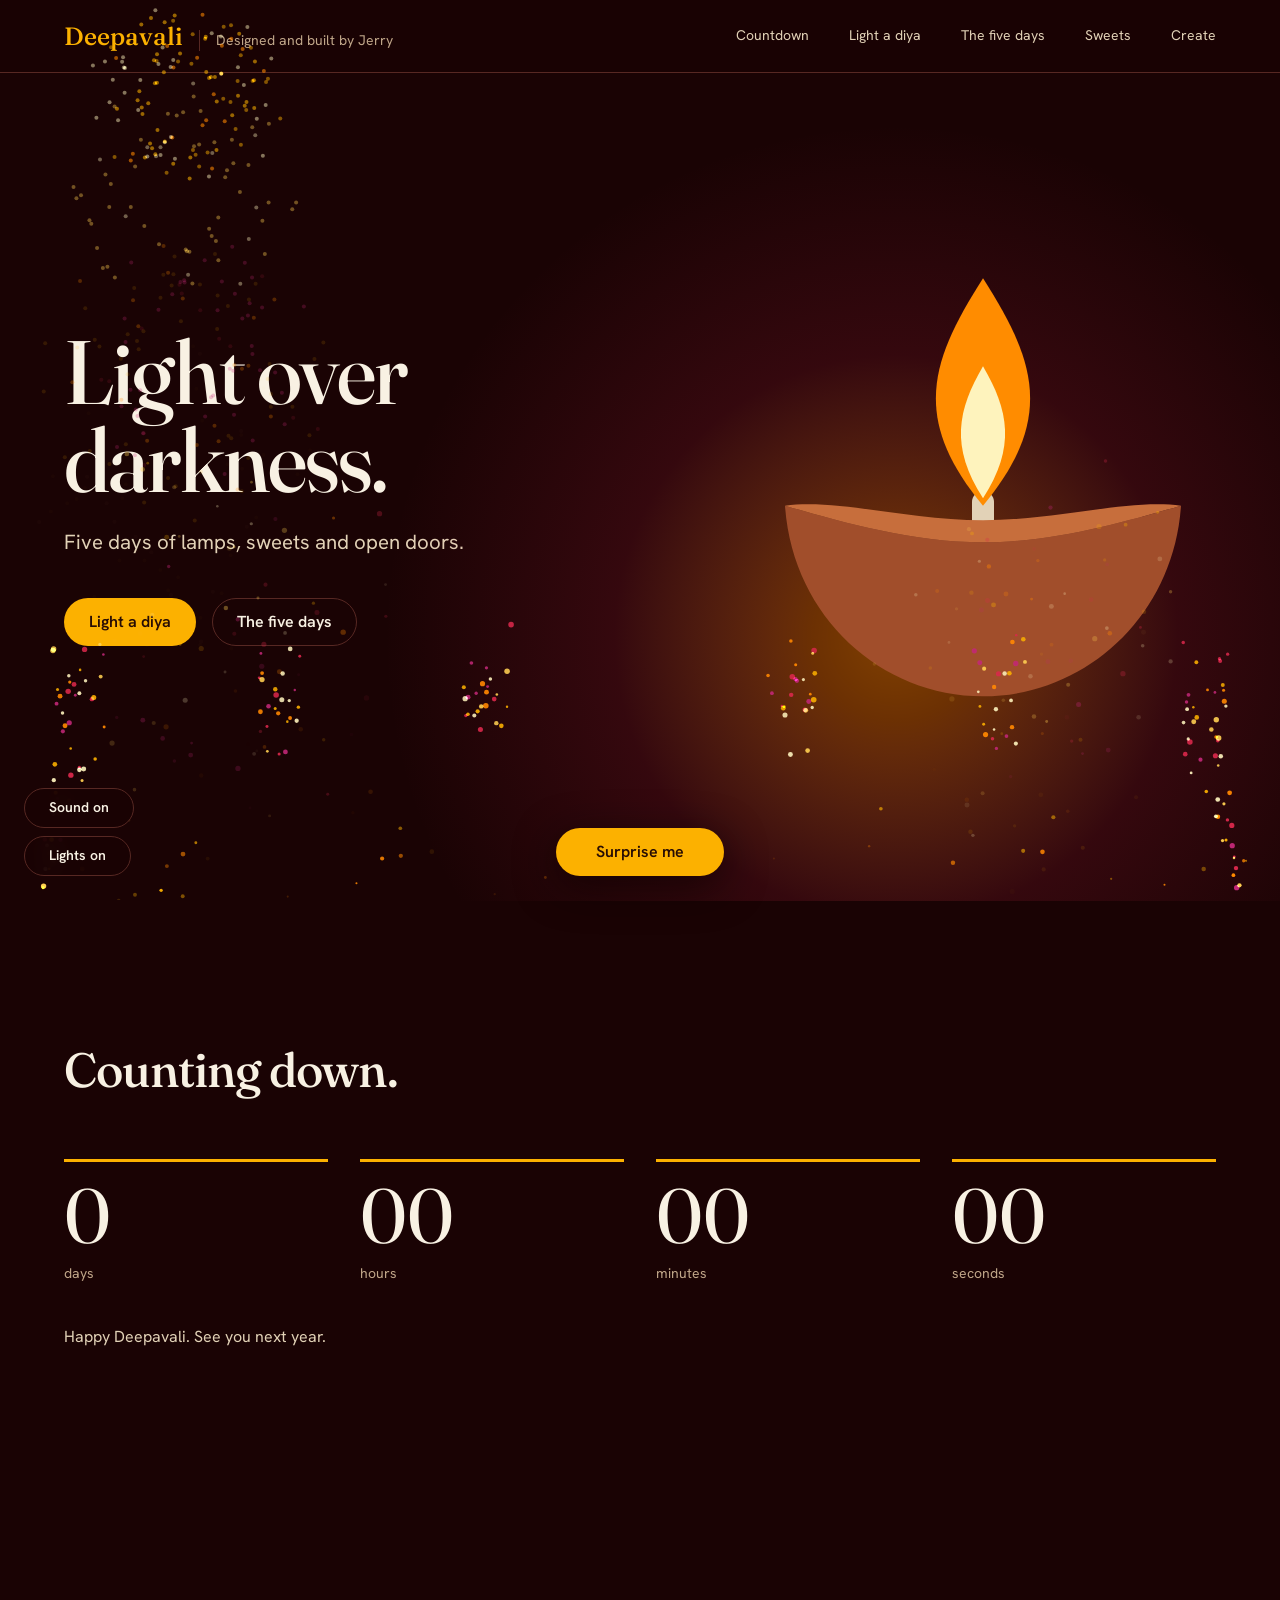
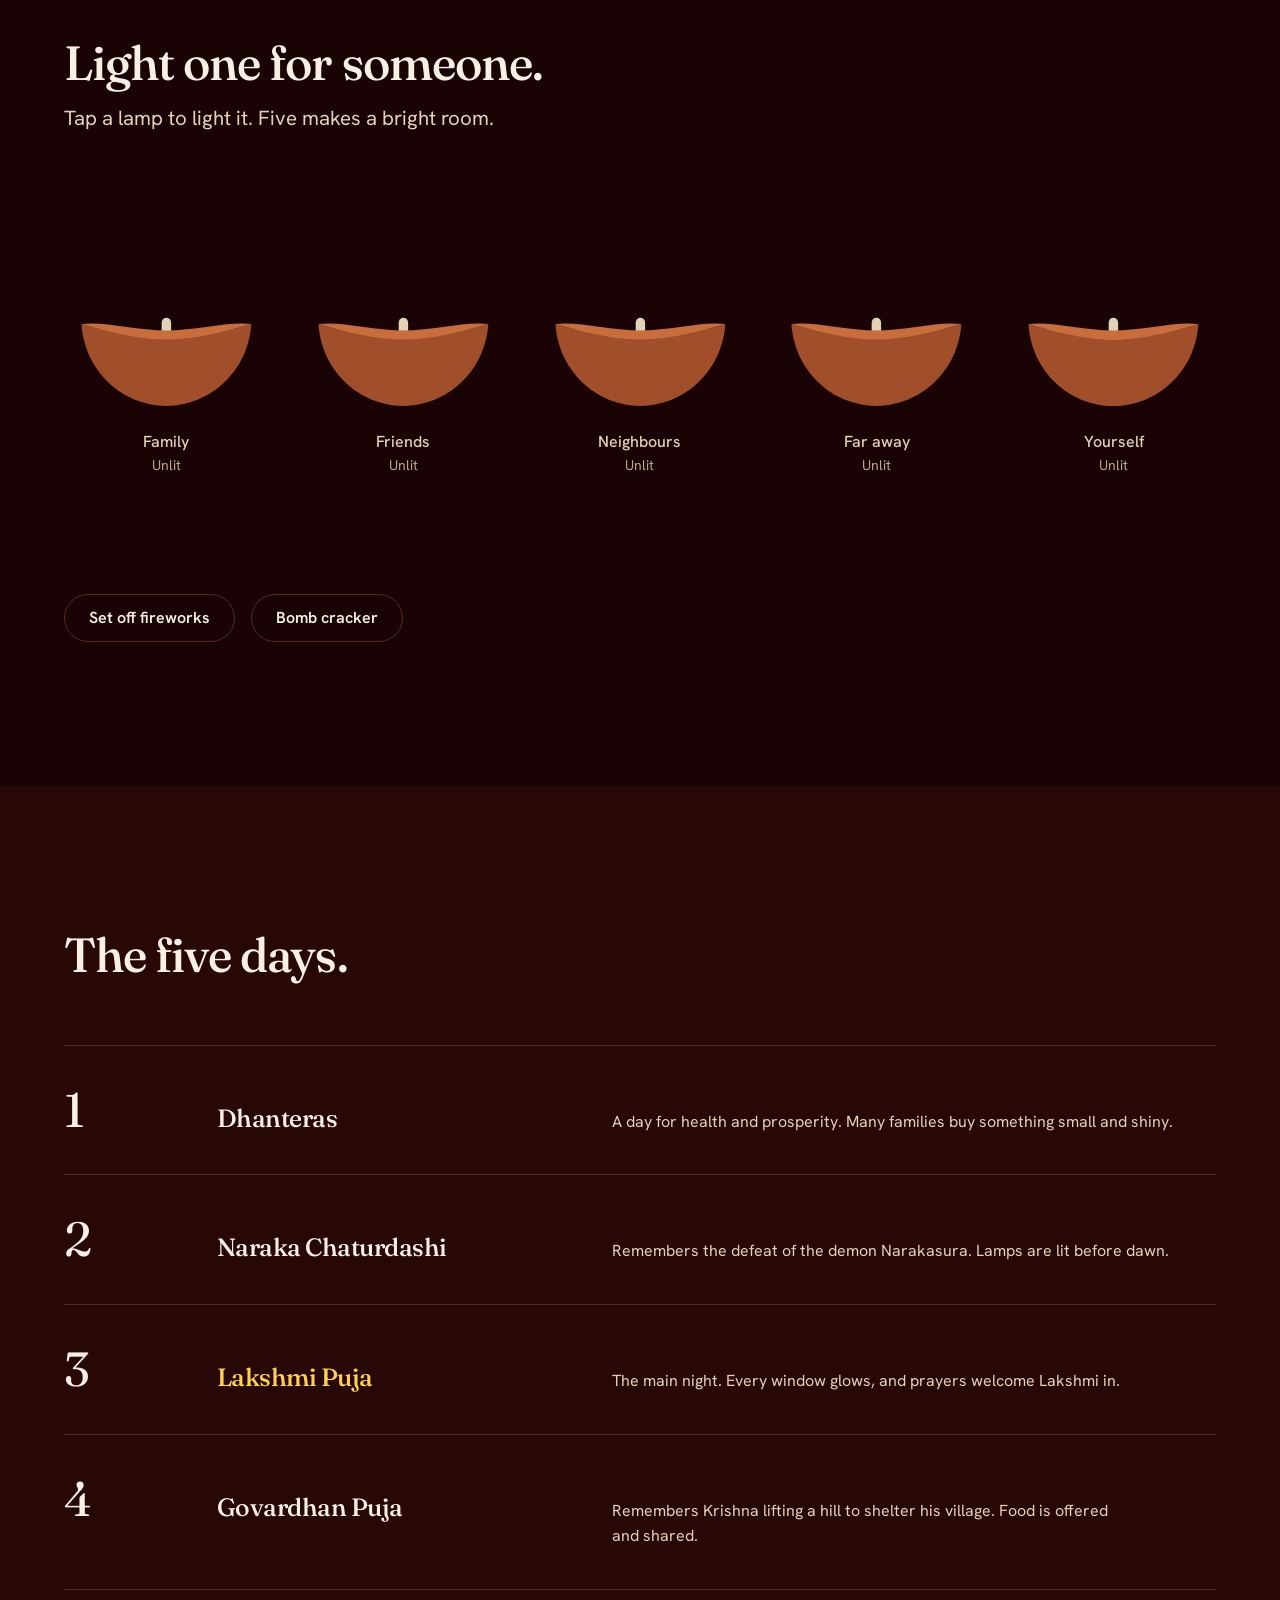
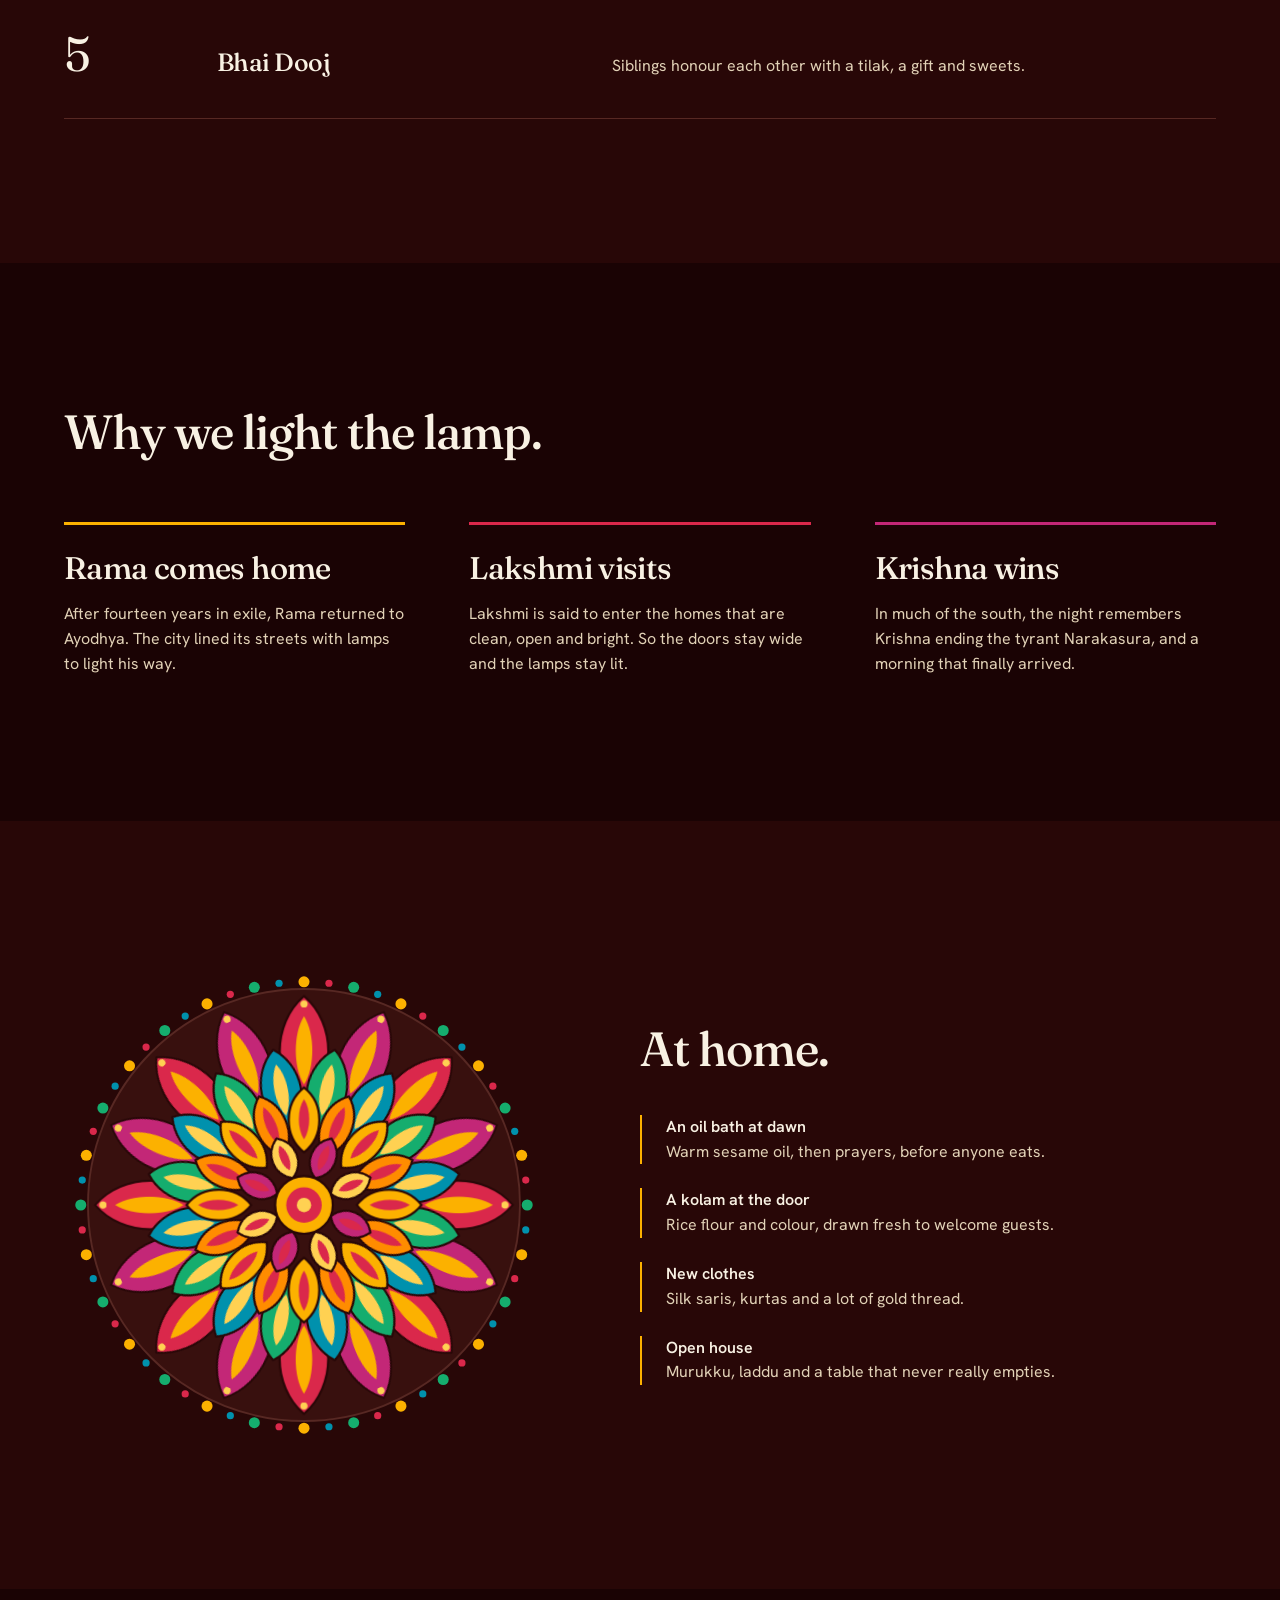
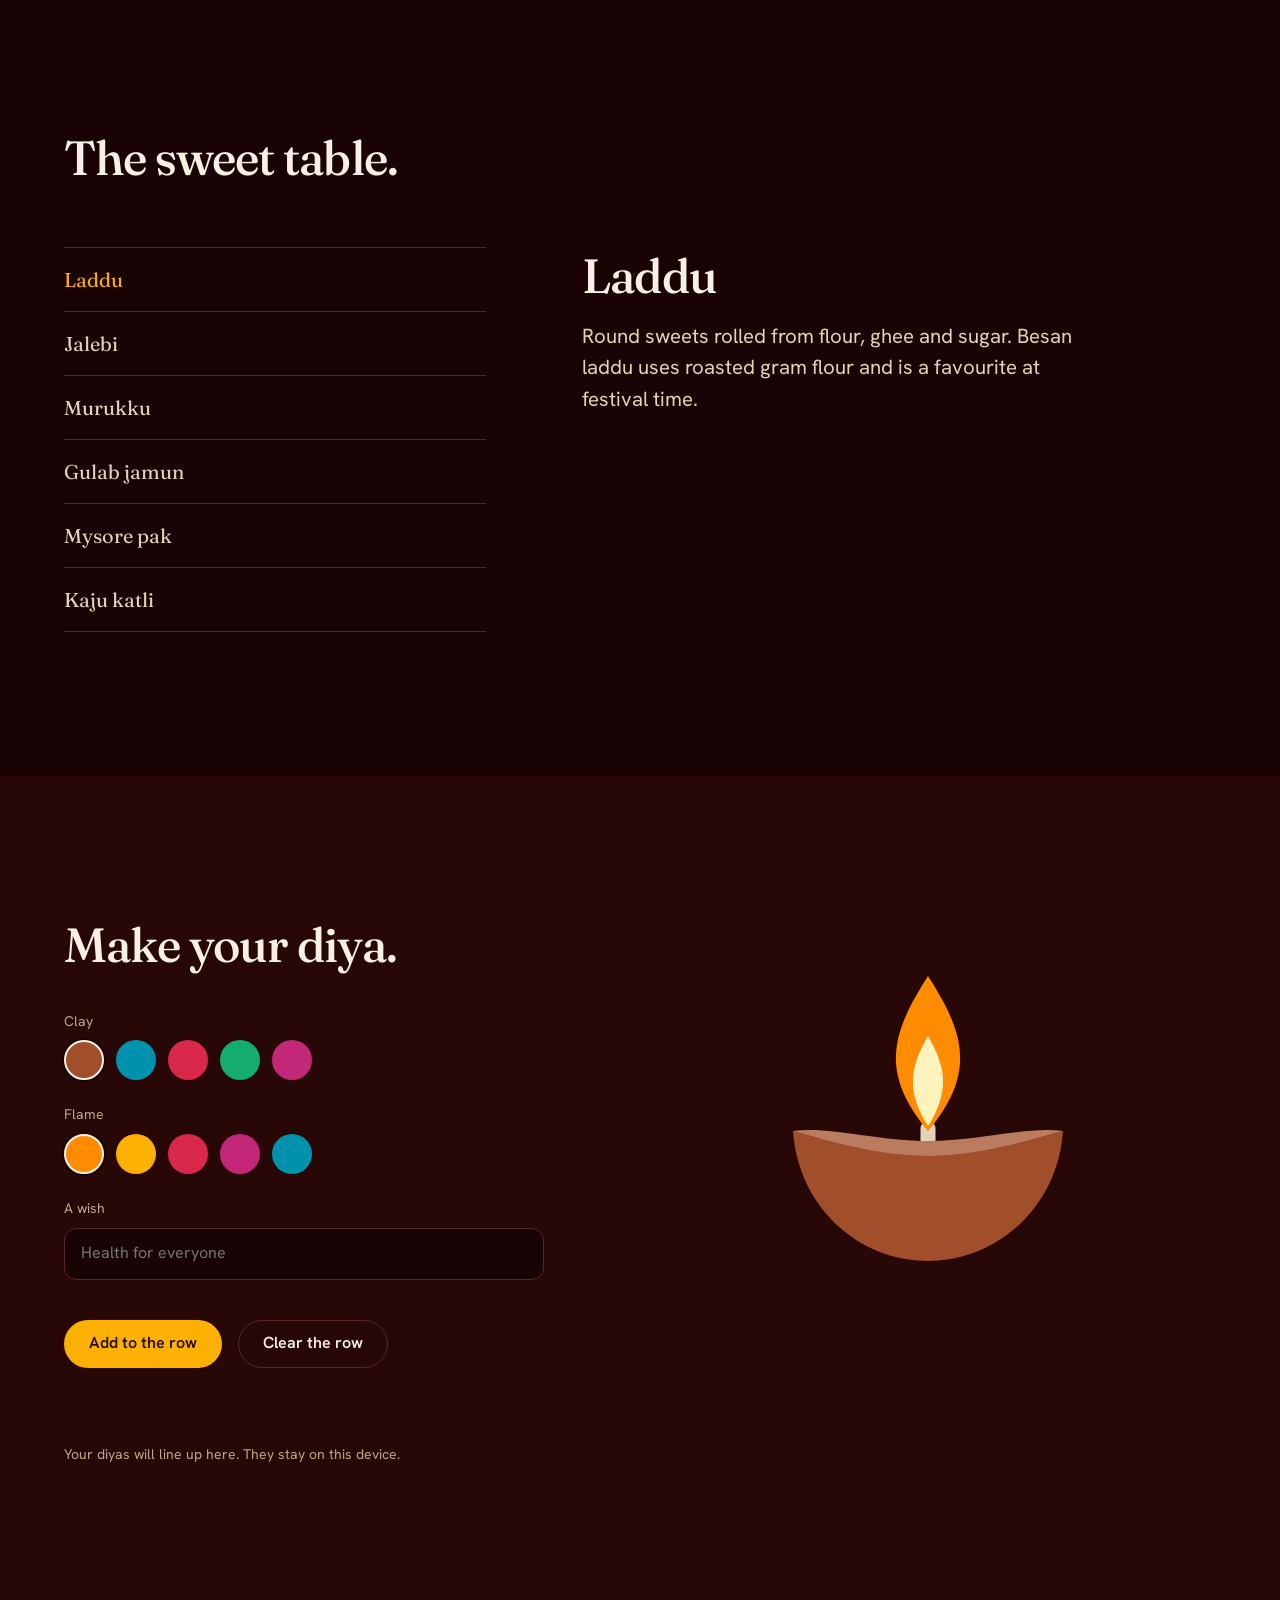
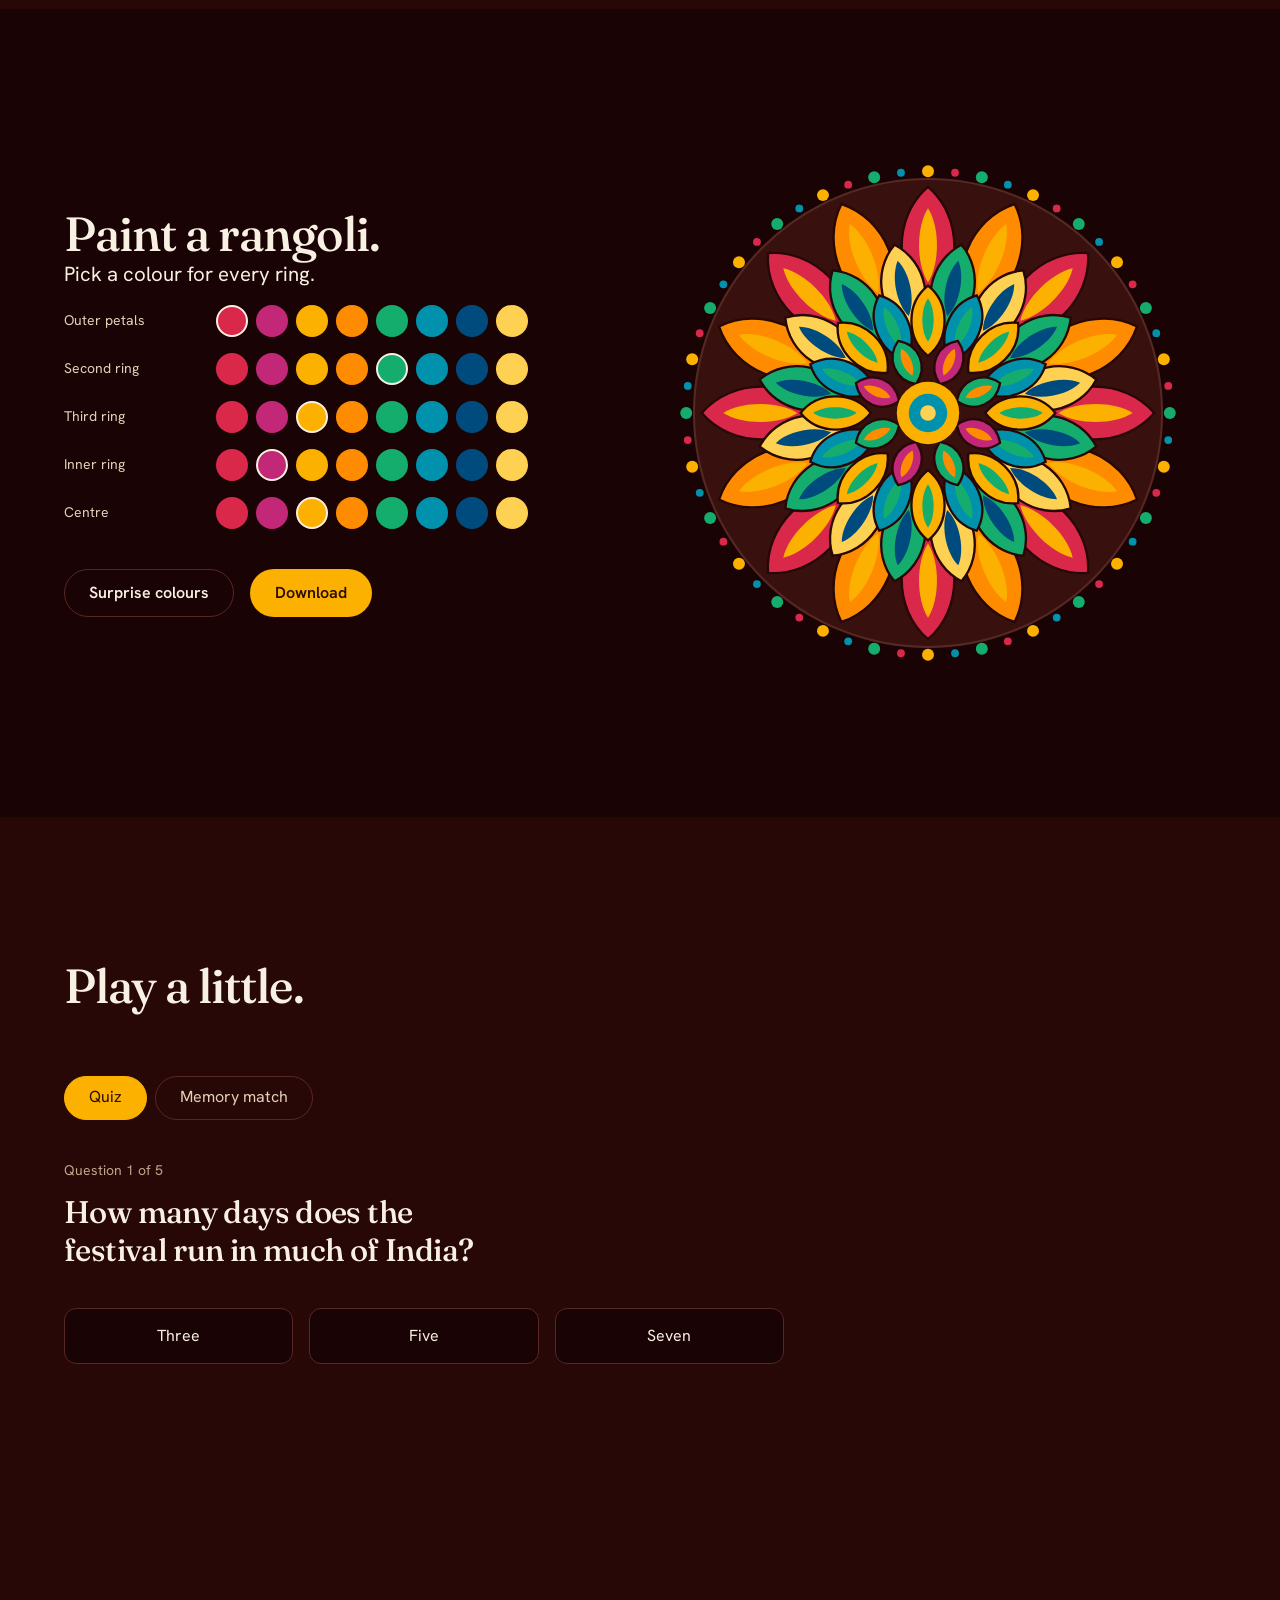
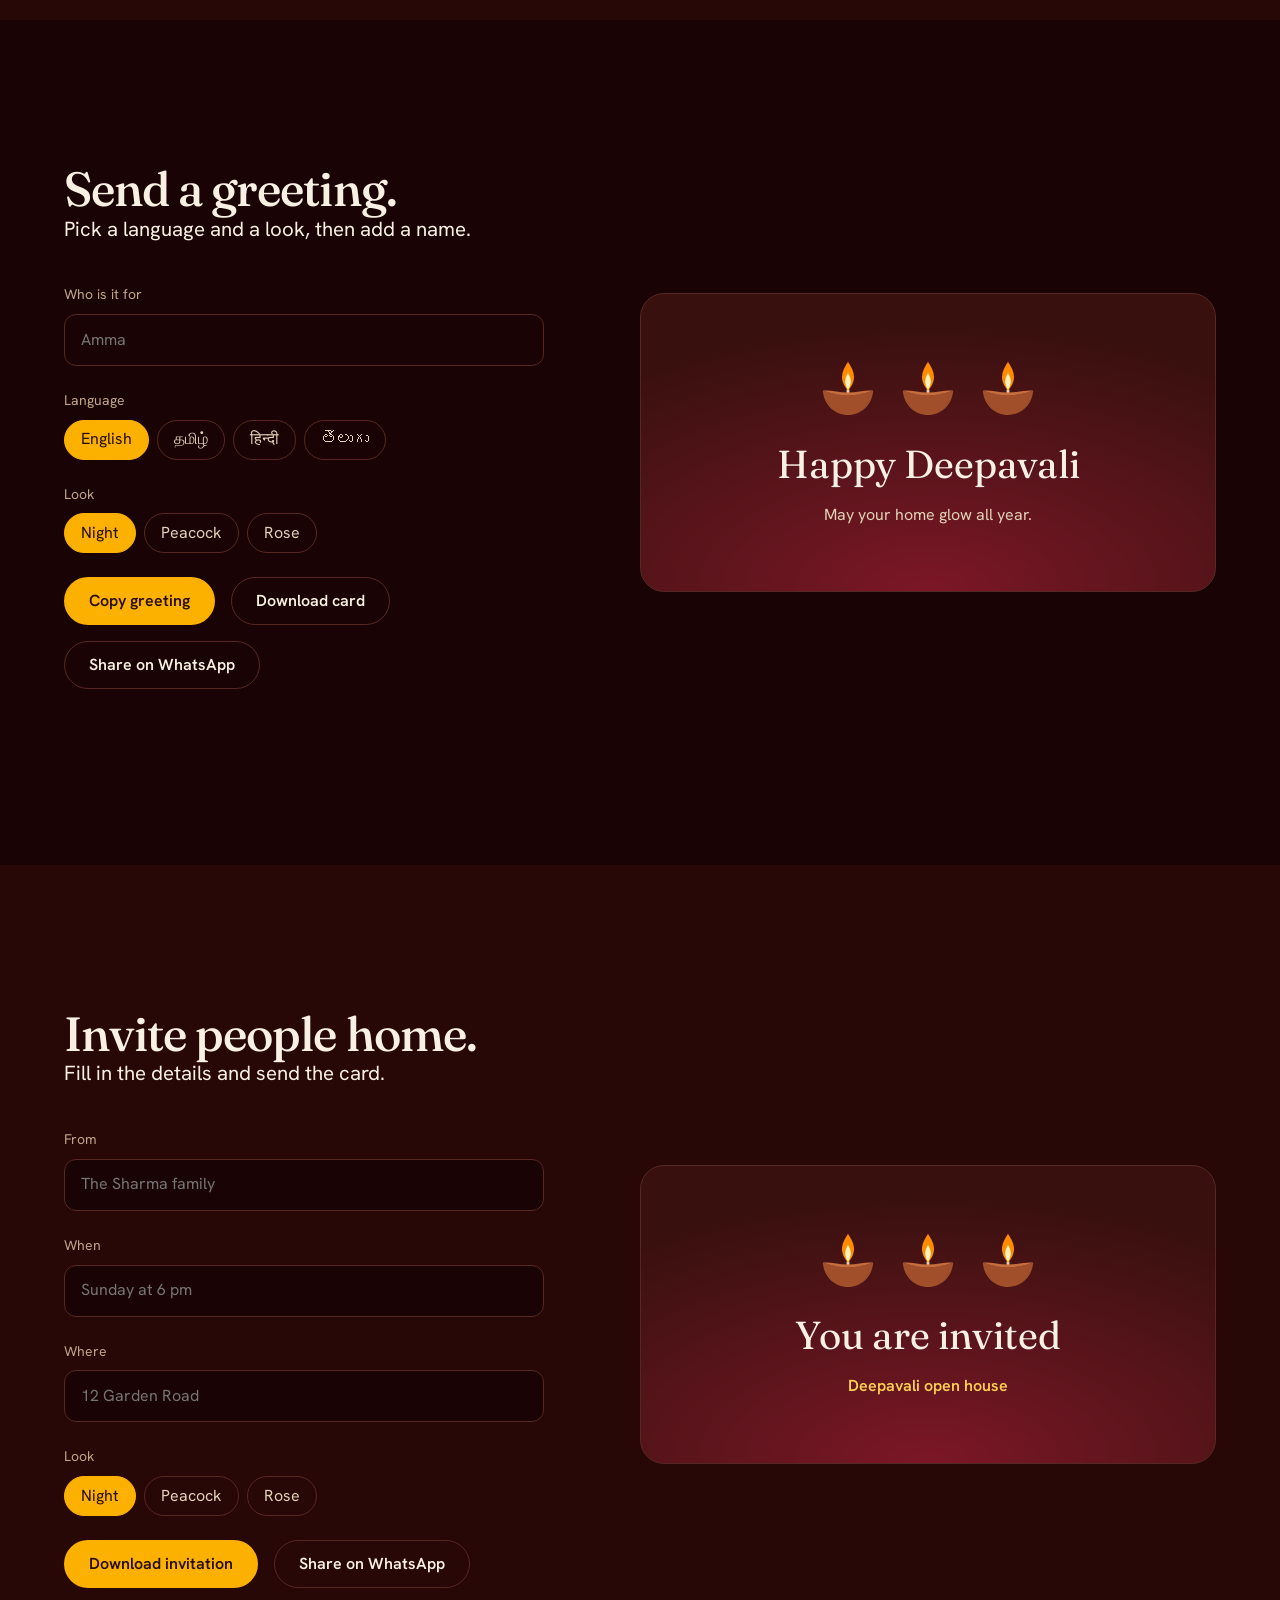
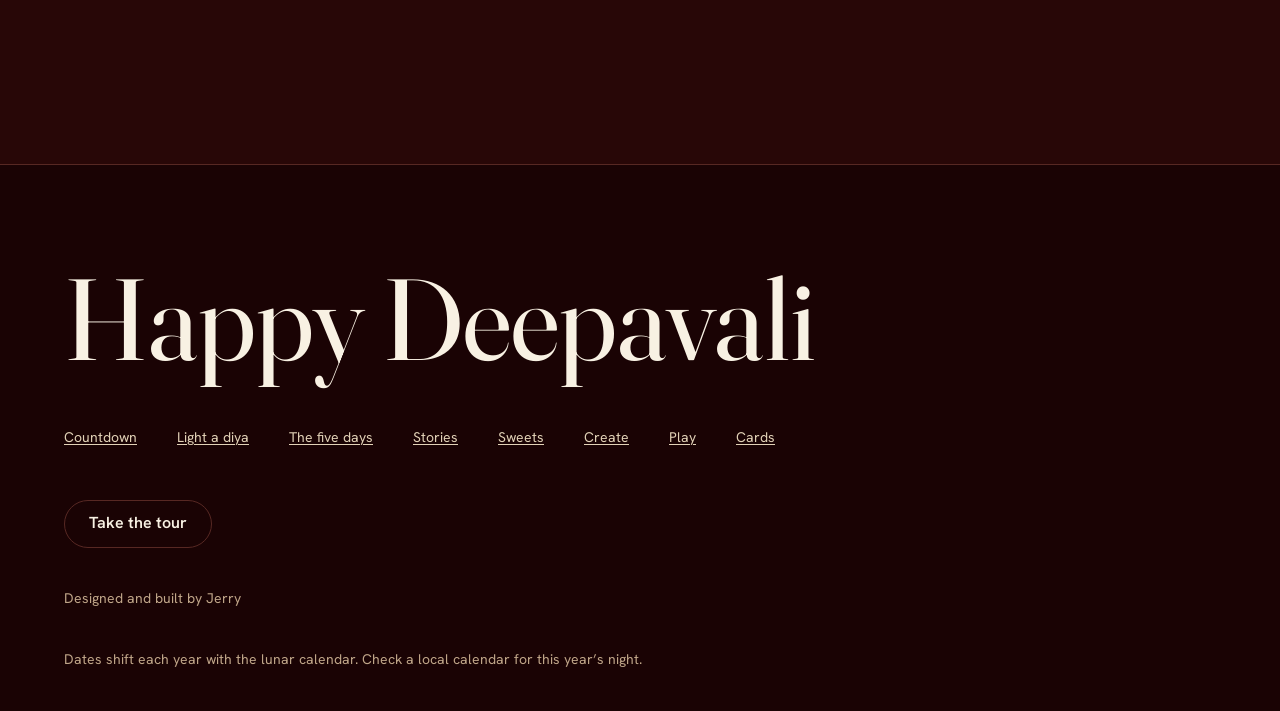
<file: index.html>
<!doctype html>
<html lang="en">
<head>
<meta charset="utf-8">
<meta name="viewport" content="width=device-width, initial-scale=1">
<title>Deepavali, the festival of lights</title>
<meta name="description" content="Light a diya, learn the five days, and send a Deepavali greeting.">
<link rel="preconnect" href="https://fonts.googleapis.com">
<link rel="preconnect" href="https://fonts.gstatic.com" crossorigin>
<link rel="stylesheet" href="https://fonts.googleapis.com/css2?family=Fraunces:opsz,wght@9..144,500&family=Hanken+Grotesk:wght@400;500;600&family=Noto+Sans+Tamil:wght@500&family=Noto+Sans+Devanagari:wght@500&family=Noto+Sans+Telugu:wght@500&display=swap">
<link rel="manifest" href="manifest.webmanifest">
<link rel="icon" href="icon.svg" type="image/svg+xml">
<link rel="stylesheet" href="style.css">
</head>
<body>
<script src="flag.js"></script>

<svg class="sprite" width="0" height="0" aria-hidden="true" focusable="false">
  <defs>
    <symbol id="diya-body" viewBox="0 0 120 130">
      <path class="oil" d="M16 72 C36 80 84 80 104 72 C100 78 84 84 60 84 C36 84 20 78 16 72Z"/>
      <rect class="wick" x="57" y="66" width="6" height="12" rx="3"/>
      <path class="bowl" d="M6 70 C20 74 40 80 60 80 C80 80 100 74 114 70 C112 100 88 122 60 122 C32 122 8 100 6 70Z"/>
      <path class="rim" d="M6 70 C20 74 40 80 60 80 C80 80 100 74 114 70 C100 68 80 74 60 74 C40 74 20 68 6 70Z"/>
    </symbol>
  </defs>
</svg>

<canvas id="fx" aria-hidden="true"></canvas>

<header class="nav">
  <div class="container">
    <div class="brand">
      <a class="wordmark" href="#top">Deepavali</a>
      <span class="byline">Designed and built by Jerry</span>
    </div>
    <nav aria-label="Main">
      <ul>
        <li><a href="#countdown">Countdown</a></li>
        <li><a href="#diyas">Light a diya</a></li>
        <li><a href="#days">The five days</a></li>
        <li><a href="#sweets">Sweets</a></li>
        <li><a href="#create">Create</a></li>
        <li><a href="#play">Play</a></li>
        <li><a href="#greeting">Cards</a></li>
      </ul>
    </nav>
  </div>
</header>

<button class="btn btn-primary surprise" type="button" id="surprise" aria-pressed="false" hidden>Surprise me</button>

<div class="dock" role="group" aria-label="Sound and lights">
  <button class="btn btn-quiet" type="button" id="sound" aria-pressed="true" hidden>Sound on</button>
  <button class="btn btn-quiet" type="button" id="lights" aria-pressed="false">Lights on</button>
</div>

<main id="top">

  <section class="hero">
    <div class="hero-glow" aria-hidden="true"></div>
    <div class="container">
      <div>
        <h1>Light over darkness.</h1>
        <p class="lead">Five days of lamps, sweets and open doors.</p>
        <div class="actions">
          <a class="btn btn-primary" href="#diyas">Light a diya</a>
          <a class="btn btn-quiet" href="#days">The five days</a>
        </div>
      </div>
      <div class="hero-diya is-lit" aria-hidden="true">
        <svg class="diya" viewBox="0 0 120 130"><use href="#diya-body"/><g class="flame"><path class="flame-out" d="M60 8 C74 30 80 46 60 70 C40 46 46 30 60 8Z"/><path class="flame-in" d="M60 32 C67 44 69 54 60 68 C51 54 53 44 60 32Z"/></g></svg>
      </div>
    </div>
  </section>

  <section class="band count" id="countdown">
    <div class="container">
      <div class="section-head"><h2>Counting down.</h2></div>
      <div class="count-grid">
        <div class="clock" role="timer">
          <div><span class="num" id="cd-d">0</span><span class="u">days</span></div>
          <div><span class="num" id="cd-h">00</span><span class="u">hours</span></div>
          <div><span class="num" id="cd-m">00</span><span class="u">minutes</span></div>
          <div><span class="num" id="cd-s">00</span><span class="u">seconds</span></div>
        </div>
        <p class="hint cd-note" id="cd-msg"></p>
      </div>
    </div>
  </section>

  <section class="band lighting" id="diyas">
    <div class="glow" id="glow" aria-hidden="true"></div>
    <div class="container">
      <div class="section-head">
        <h2>Light one for someone.</h2>
        <p class="lead">Tap a lamp to light it. Five makes a bright room.</p>
      </div>
      <ul class="row">
        <li><button type="button" aria-pressed="false"><svg class="diya" viewBox="0 0 120 130" aria-hidden="true"><use href="#diya-body"/><g class="flame"><path class="flame-out" d="M60 8 C74 30 80 46 60 70 C40 46 46 30 60 8Z"/><path class="flame-in" d="M60 32 C67 44 69 54 60 68 C51 54 53 44 60 32Z"/></g></svg><span class="label">Family</span><span class="state">Unlit</span></button></li>
        <li><button type="button" aria-pressed="false"><svg class="diya" viewBox="0 0 120 130" aria-hidden="true"><use href="#diya-body"/><g class="flame"><path class="flame-out" d="M60 8 C74 30 80 46 60 70 C40 46 46 30 60 8Z"/><path class="flame-in" d="M60 32 C67 44 69 54 60 68 C51 54 53 44 60 32Z"/></g></svg><span class="label">Friends</span><span class="state">Unlit</span></button></li>
        <li><button type="button" aria-pressed="false"><svg class="diya" viewBox="0 0 120 130" aria-hidden="true"><use href="#diya-body"/><g class="flame"><path class="flame-out" d="M60 8 C74 30 80 46 60 70 C40 46 46 30 60 8Z"/><path class="flame-in" d="M60 32 C67 44 69 54 60 68 C51 54 53 44 60 32Z"/></g></svg><span class="label">Neighbours</span><span class="state">Unlit</span></button></li>
        <li><button type="button" aria-pressed="false"><svg class="diya" viewBox="0 0 120 130" aria-hidden="true"><use href="#diya-body"/><g class="flame"><path class="flame-out" d="M60 8 C74 30 80 46 60 70 C40 46 46 30 60 8Z"/><path class="flame-in" d="M60 32 C67 44 69 54 60 68 C51 54 53 44 60 32Z"/></g></svg><span class="label">Far away</span><span class="state">Unlit</span></button></li>
        <li><button type="button" aria-pressed="false"><svg class="diya" viewBox="0 0 120 130" aria-hidden="true"><use href="#diya-body"/><g class="flame"><path class="flame-out" d="M60 8 C74 30 80 46 60 70 C40 46 46 30 60 8Z"/><path class="flame-in" d="M60 32 C67 44 69 54 60 68 C51 54 53 44 60 32Z"/></g></svg><span class="label">Yourself</span><span class="state">Unlit</span></button></li>
      </ul>
      <p class="status" id="status" role="status" aria-live="polite"></p>
      <div class="actions"><button class="btn btn-quiet" type="button" id="boom">Set off fireworks</button>
        <button class="btn btn-quiet" type="button" id="bomb">Bomb cracker</button></div>
    </div>
  </section>

  <section class="band band-alt" id="days">
    <div class="container">
      <div class="section-head">
        <h2>The five days.</h2>
      </div>
      <ol class="days">
        <li><span class="n">1</span><h3>Dhanteras</h3><p>A day for health and prosperity. Many families buy something small and shiny.</p></li>
        <li><span class="n">2</span><h3>Naraka Chaturdashi</h3><p>Remembers the defeat of the demon Narakasura. Lamps are lit before dawn.</p></li>
        <li class="peak"><span class="n">3</span><h3>Lakshmi Puja</h3><p>The main night. Every window glows, and prayers welcome Lakshmi in.</p></li>
        <li><span class="n">4</span><h3>Govardhan Puja</h3><p>Remembers Krishna lifting a hill to shelter his village. Food is offered and shared.</p></li>
        <li><span class="n">5</span><h3>Bhai Dooj</h3><p>Siblings honour each other with a tilak, a gift and sweets.</p></li>
      </ol>
    </div>
  </section>

  <section class="band" id="stories">
    <div class="container">
      <div class="section-head">
        <h2>Why we light the lamp.</h2>
      </div>
      <div class="stories">
        <article>
          <h3>Rama comes home</h3>
          <p>After fourteen years in exile, Rama returned to Ayodhya. The city lined its streets with lamps to light his way.</p>
        </article>
        <article>
          <h3>Lakshmi visits</h3>
          <p>Lakshmi is said to enter the homes that are clean, open and bright. So the doors stay wide and the lamps stay lit.</p>
        </article>
        <article>
          <h3>Krishna wins</h3>
          <p>In much of the south, the night remembers Krishna ending the tyrant Narakasura, and a morning that finally arrived.</p>
        </article>
      </div>
    </div>
  </section>

  <section class="band band-alt home" id="home">
    <div class="container">
      <svg class="kolam" id="kolam" viewBox="-100 -100 200 200" aria-hidden="true"></svg>
      <div>
        <h2>At home.</h2>
        <ul>
          <li><strong>An oil bath at dawn</strong>Warm sesame oil, then prayers, before anyone eats.</li>
          <li><strong>A kolam at the door</strong>Rice flour and colour, drawn fresh to welcome guests.</li>
          <li><strong>New clothes</strong>Silk saris, kurtas and a lot of gold thread.</li>
          <li><strong>Open house</strong>Murukku, laddu and a table that never really empties.</li>
        </ul>
      </div>
    </div>
  </section>

  <section class="band" id="sweets">
    <div class="container">
      <div class="section-head"><h2>The sweet table.</h2></div>
      <div class="sweets">
        <div class="sw-list" id="sw-list" role="group" aria-label="Sweets"></div>
        <div class="sw-detail" id="sw-det" aria-live="polite"></div>
      </div>
    </div>
  </section>

  <section class="band band-alt" id="create">
    <div class="container make">
      <div>
        <h2>Make your diya.</h2>
        <div class="field first"><span class="flabel">Clay</span><div class="sws" id="dz-clay"></div></div>
        <div class="field"><span class="flabel">Flame</span><div class="sws" id="dz-flame"></div></div>
        <div class="field"><label for="dz-in">A wish</label><input id="dz-in" type="text" maxlength="30" placeholder="Health for everyone" autocomplete="off"></div>
        <div class="actions"><button class="btn btn-primary" type="button" id="dz-add">Add to the row</button><button class="btn btn-quiet" type="button" id="dz-clear">Clear the row</button></div>
      </div>
      <div class="dz-stage">
        <svg class="diya big" id="dz" viewBox="0 0 120 130" aria-hidden="true"><use href="#diya-body"/><g class="flame on"><path class="flame-out" d="M60 8 C74 30 80 46 60 70 C40 46 46 30 60 8Z"/><path class="flame-in" d="M60 32 C67 44 69 54 60 68 C51 54 53 44 60 32Z"/></g></svg>
        <p class="dz-wish" id="dz-wish"></p>
      </div>
    </div>
    <div class="container">
      <ul class="made" id="made"></ul>
      <p class="hint" id="made-empty">Your diyas will line up here. They stay on this device.</p>
    </div>
  </section>

  <section class="band" id="rangoli">
    <div class="container make">
      <div>
        <h2>Paint a rangoli.</h2>
        <p class="lead">Pick a colour for every ring.</p>
        <div id="rg-controls"></div>
        <div class="actions"><button class="btn btn-quiet" type="button" id="rg-rand">Surprise colours</button><button class="btn btn-primary" type="button" id="rg-dl">Download</button></div>
      </div>
      <svg class="kolam" id="rg" viewBox="-100 -100 200 200" role="img" aria-label="Your rangoli"></svg>
    </div>
  </section>

  <section class="band band-alt" id="play">
    <div class="container">
      <div class="section-head"><h2>Play a little.</h2></div>
      <div class="tabs" role="tablist" aria-label="Games">
        <button class="tab" type="button" role="tab" id="tab-quiz" aria-selected="true" aria-controls="pane-quiz">Quiz</button>
        <button class="tab" type="button" role="tab" id="tab-mem" aria-selected="false" aria-controls="pane-mem">Memory match</button>
      </div>
      <div id="pane-quiz" role="tabpanel" aria-labelledby="tab-quiz" class="pane">
        <p class="hint" id="qz-count"></p>
        <h3 id="qz-q"></h3>
        <div class="opts" id="qz-opts"></div>
        <p class="status" id="qz-fb" role="status" aria-live="polite"></p>
        <div class="actions"><button class="btn btn-primary" type="button" id="qz-next" hidden>Next</button></div>
      </div>
      <div id="pane-mem" role="tabpanel" aria-labelledby="tab-mem" class="pane" hidden>
        <p class="hint" id="mm-info"></p>
        <div class="tiles" id="mm-grid"></div>
        <div class="actions"><button class="btn btn-quiet" type="button" id="mm-new">New game</button></div>
      </div>
    </div>
  </section>

  <section class="band greet" id="greeting">
    <div class="container">
      <div>
        <h2>Send a greeting.</h2>
        <p class="lead">Pick a language and a look, then add a name.</p>
        <div class="field first"><label for="who">Who is it for</label><input id="who" type="text" maxlength="24" placeholder="Amma" autocomplete="off"></div>
        <div class="field"><span class="flabel">Language</span><div class="seg" id="g-lang" role="group" aria-label="Language"></div></div>
        <div class="field"><span class="flabel">Look</span><div class="seg" id="g-look" role="group" aria-label="Look"></div></div>
        <div class="actions">
          <button class="btn btn-primary" type="button" id="copy">Copy greeting</button>
          <button class="btn btn-quiet" type="button" id="dl">Download card</button>
          <button class="btn btn-quiet" type="button" id="wa">Share on WhatsApp</button>
        </div>
        <p class="hint" id="copied" role="status" aria-live="polite"></p>
      </div>
      <div class="card" id="gcard">
        <div class="lamps is-lit" aria-hidden="true"><svg class="diya" viewBox="0 0 120 130"><use href="#diya-body"/><g class="flame"><path class="flame-out" d="M60 8 C74 30 80 46 60 70 C40 46 46 30 60 8Z"/><path class="flame-in" d="M60 32 C67 44 69 54 60 68 C51 54 53 44 60 32Z"/></g></svg><svg class="diya" viewBox="0 0 120 130"><use href="#diya-body"/><g class="flame"><path class="flame-out" d="M60 8 C74 30 80 46 60 70 C40 46 46 30 60 8Z"/><path class="flame-in" d="M60 32 C67 44 69 54 60 68 C51 54 53 44 60 32Z"/></g></svg><svg class="diya" viewBox="0 0 120 130"><use href="#diya-body"/><g class="flame"><path class="flame-out" d="M60 8 C74 30 80 46 60 70 C40 46 46 30 60 8Z"/><path class="flame-in" d="M60 32 C67 44 69 54 60 68 C51 54 53 44 60 32Z"/></g></svg></div>
        <p class="msg" id="msg">Happy Deepavali</p>
        <p class="sub">May your home glow all year.</p>
      </div>
    </div>
  </section>

  <section class="band band-alt greet" id="invite">
    <div class="container">
      <div>
        <h2>Invite people home.</h2>
        <p class="lead">Fill in the details and send the card.</p>
        <div class="field first"><label for="iv-from">From</label><input id="iv-from" type="text" maxlength="30" placeholder="The Sharma family" autocomplete="off"></div>
        <div class="field"><label for="iv-when">When</label><input id="iv-when" type="text" maxlength="40" placeholder="Sunday at 6 pm" autocomplete="off"></div>
        <div class="field"><label for="iv-where">Where</label><input id="iv-where" type="text" maxlength="48" placeholder="12 Garden Road" autocomplete="off"></div>
        <div class="field"><span class="flabel">Look</span><div class="seg" id="i-look" role="group" aria-label="Look"></div></div>
        <div class="actions">
          <button class="btn btn-primary" type="button" id="idl">Download invitation</button>
          <button class="btn btn-quiet" type="button" id="iwa">Share on WhatsApp</button>
        </div>
        <p class="hint" id="inote" role="status" aria-live="polite"></p>
      </div>
      <div class="card" id="icard">
        <div class="lamps is-lit" aria-hidden="true"><svg class="diya" viewBox="0 0 120 130"><use href="#diya-body"/><g class="flame"><path class="flame-out" d="M60 8 C74 30 80 46 60 70 C40 46 46 30 60 8Z"/><path class="flame-in" d="M60 32 C67 44 69 54 60 68 C51 54 53 44 60 32Z"/></g></svg><svg class="diya" viewBox="0 0 120 130"><use href="#diya-body"/><g class="flame"><path class="flame-out" d="M60 8 C74 30 80 46 60 70 C40 46 46 30 60 8Z"/><path class="flame-in" d="M60 32 C67 44 69 54 60 68 C51 54 53 44 60 32Z"/></g></svg><svg class="diya" viewBox="0 0 120 130"><use href="#diya-body"/><g class="flame"><path class="flame-out" d="M60 8 C74 30 80 46 60 70 C40 46 46 30 60 8Z"/><path class="flame-in" d="M60 32 C67 44 69 54 60 68 C51 54 53 44 60 32Z"/></g></svg></div>
        <p class="msg">You are invited</p>
        <div class="lines">
          <p class="sub strong">Deepavali open house</p>
          <p class="sub" id="ip-when"></p>
          <p class="sub" id="ip-where"></p>
          <p class="sub" id="ip-from"></p>
        </div>
      </div>
    </div>
  </section>

</main>

<div class="tour" id="tour" role="dialog" aria-label="Quick tour" hidden>
  <p id="tour-t"></p>
  <div class="actions"><button class="btn btn-primary" type="button" id="tour-next">Next</button><button class="btn btn-quiet" type="button" id="tour-skip">Skip</button></div>
</div>

<footer class="footer">
  <div class="container">
    <div class="mark">Happy Deepavali</div>
    <ul>
      <li><a href="#countdown">Countdown</a></li>
      <li><a href="#diyas">Light a diya</a></li>
      <li><a href="#days">The five days</a></li>
      <li><a href="#stories">Stories</a></li>
      <li><a href="#sweets">Sweets</a></li>
      <li><a href="#create">Create</a></li>
      <li><a href="#play">Play</a></li>
      <li><a href="#greeting">Cards</a></li>
    </ul>
    <div class="actions"><button class="btn btn-quiet" type="button" id="tour-start">Take the tour</button><button class="btn btn-quiet" type="button" id="install" hidden>Install the app</button></div>
    <small>Designed and built by Jerry</small>
    <small>Dates shift each year with the lunar calendar. Check a local calendar for this year’s night.</small>
  </div>
</footer>

<script src="main.js"></script>
<script src="extras.js"></script>
</body>
</html>
</file>
<file: style.css>
@import url("./tokens.css");
@import url("./base.css");

:root {
  --color-paper: oklch(15% 0.045 22); --color-paper-2: oklch(19% 0.055 24); --color-paper-3: oklch(24% 0.065 26);
  --color-ink: oklch(96% 0.02 85); --color-ink-2: oklch(87% 0.04 80); --color-muted: oklch(74% 0.05 70);
  --color-rule: oklch(34% 0.07 28); --color-shade: oklch(10% 0.04 22);
  --color-accent: oklch(81% 0.17 78); --color-accent-ink: oklch(20% 0.05 40); --color-accent-hi: oklch(88% 0.15 88);
  --color-focus: oklch(90% 0.14 92);
  --color-crimson: oklch(58% 0.21 17); --color-magenta: oklch(55% 0.2 355);
  --color-clay: oklch(52% 0.12 42); --color-clay-hi: oklch(63% 0.13 48); --color-clay-deep: oklch(36% 0.09 36);
  --color-flame: oklch(76% 0.19 58); --color-flame-core: oklch(96% 0.07 98);
  --font-display: "Fraunces", "Noto Sans Tamil", "Noto Sans Devanagari", "Noto Sans Telugu", Georgia, serif;
  --font-body: "Hanken Grotesk", ui-sans-serif, system-ui, sans-serif;
  --display-weight: 500; --tracking-display: -0.02em;
  --color-peacock: oklch(60% 0.12 215); --color-peacock-deep: oklch(40% 0.11 245); --color-leaf: oklch(66% 0.15 158);
  --radius-pill: 999px;
  --ease: cubic-bezier(0.22, 1, 0.36, 1);
}

body { background: var(--color-paper); }

/* nav */
.nav { position: sticky; top: 0; z-index: 10; background: color-mix(in oklab, var(--color-paper) 82%, transparent); backdrop-filter: blur(14px); border-bottom: 1px solid var(--color-rule); }
.nav .container { display: flex; align-items: center; justify-content: space-between; gap: var(--space-lg); height: 72px; }
.wordmark { font-family: var(--font-display); font-size: var(--text-xl); font-weight: 500; text-decoration: none; color: var(--color-accent); }
.nav ul { display: flex; gap: var(--space-xl); list-style: none; margin: 0; padding: 0; }
.nav ul a { font-size: var(--text-sm); color: var(--color-ink-2); text-decoration: none; padding-block: var(--space-xs); }
.nav ul a:hover { color: var(--color-accent-hi); text-decoration: underline; }

/* buttons */
.btn { display: inline-flex; align-items: center; min-height: 48px; padding: 0 var(--space-lg); border-radius: var(--radius-pill); font-weight: 600; font-size: var(--text-md); text-decoration: none; border: 1px solid transparent; cursor: pointer; transition: transform 0.2s var(--ease), background-color 0.2s var(--ease), color 0.2s var(--ease); }
.btn-primary { background: var(--color-accent); color: var(--color-accent-ink); }
.btn-primary:hover { background: var(--color-accent-hi); transform: translateY(-2px); }
.btn-primary:active { transform: translateY(0); }
.btn-quiet { color: var(--color-ink); border-color: var(--color-rule); background: transparent; }
.btn-quiet:hover { border-color: var(--color-accent); color: var(--color-accent-hi); }
.btn:disabled { opacity: 0.5; cursor: not-allowed; }

/* hero */
.hero { position: relative; overflow: clip; }
.hero .container { display: grid; grid-template-columns: minmax(0, 7fr) minmax(0, 5fr); gap: var(--gap-columns); align-items: center; min-height: calc(100svh - 72px); max-height: 820px; padding-block: var(--space-2xl); }
.hero h1 { font-size: clamp(3rem, 6.4vw + 0.5rem, 6.5rem); line-height: 0.98; max-width: 9ch; color: var(--color-ink); }
.hero .lead { margin-top: var(--space-lg); color: var(--color-ink-2); }
.actions { display: flex; flex-wrap: wrap; gap: var(--space-md); margin-top: var(--space-xl); }
.hero-glow { position: absolute; inset: auto -10% -30% 30%; aspect-ratio: 1; border-radius: 50%; background: radial-gradient(closest-side, color-mix(in oklab, var(--color-flame) 45%, transparent), color-mix(in oklab, var(--color-crimson) 14%, transparent) 55%, transparent); pointer-events: none; animation: breathe 5s ease-in-out infinite; }
@keyframes breathe { 0%, 100% { opacity: 0.75; transform: scale(1); } 50% { opacity: 1; transform: scale(1.06); } }
.hero-diya { position: relative; justify-self: center; width: min(100%, 440px); }

/* diya */
.diya { width: 100%; height: auto; overflow: visible; }
.bowl { fill: var(--color-clay); }
.rim { fill: var(--color-clay-hi); }
.oil { fill: var(--color-clay-deep); }
.wick { fill: var(--color-ink-2); }
.flame-out { fill: var(--color-flame); }
.flame-in { fill: var(--color-flame-core); }
.flame { transform-box: fill-box; transform-origin: 50% 100%; transition: opacity 0.5s var(--ease), transform 0.5s var(--ease); }
.js .row .flame:not(.on) { opacity: 0; transform: scale(0.4); }
.flame.on, .is-lit .flame, .row .flame { opacity: 1; transform: scale(1); animation: flicker 1.8s ease-in-out infinite 0.5s; }
@keyframes flicker { 0%, 100% { transform: scale(1, 1) rotate(0deg); } 25% { transform: scale(0.96, 1.05) rotate(-2deg); } 50% { transform: scale(1.03, 0.97) rotate(1.5deg); } 75% { transform: scale(0.97, 1.04) rotate(-1deg); } }

/* section scaffolding */
section { position: relative; }
.band { padding-block: var(--section-gap); }
.band-alt { background: var(--color-paper-2); color: var(--color-ink); }
.section-head { margin-bottom: var(--space-2xl); }
.section-head .lead { margin-top: var(--space-md); color: var(--color-ink-2); }

/* light a diya */
.lighting { overflow: clip; }
.lighting .glow { position: absolute; inset: 0; background: radial-gradient(60% 70% at 50% 85%, color-mix(in oklab, var(--color-flame) 38%, transparent), color-mix(in oklab, var(--color-crimson) 14%, transparent) 60%, transparent); opacity: 0; transition: opacity 0.9s var(--ease); pointer-events: none; }
.lighting .container { position: relative; }
.row { display: grid; grid-template-columns: repeat(5, minmax(0, 1fr)); gap: var(--gap-columns); list-style: none; margin: 0; padding: 0; }
.row button { display: block; width: 100%; background: none; border: 0; padding: var(--space-md) var(--space-xs); cursor: pointer; color: var(--color-ink-2); text-align: center; border-radius: var(--space-md); transition: transform 0.25s var(--ease), color 0.25s var(--ease); }
.row button:hover { transform: translateY(-6px); color: var(--color-accent-hi); }
.row button:active { transform: translateY(0); }
.row button[aria-pressed="true"] { color: var(--color-accent); }
.row .label { display: block; margin-top: var(--space-sm); font-size: var(--text-md); font-weight: 500; }
.row .state { display: block; font-size: var(--text-sm); color: var(--color-muted); }
.status { font-variant-numeric: tabular-nums; margin-top: var(--space-xl); font-family: var(--font-display); font-size: var(--text-xl); color: var(--color-accent-hi); min-height: 1.5em; }

/* five days */
.days { list-style: none; margin: 0; padding: 0; border-top: 1px solid var(--color-rule); }
.days li { display: grid; grid-template-columns: minmax(0, 1fr) minmax(0, 3fr) minmax(0, 5fr); gap: var(--gap-columns); align-items: baseline; padding-block: var(--space-xl); border-bottom: 1px solid var(--color-rule); }
.days .n { font-family: var(--font-display); font-size: var(--text-section); color: var(--color-ink); line-height: 1; }
.days h3 { font-size: var(--text-xl); }
.days p { color: var(--color-ink-2); }
.days li.peak h3 { color: var(--color-accent-hi); }

/* stories */
.stories { display: grid; grid-template-columns: repeat(3, minmax(0, 1fr)); gap: var(--space-2xl); }
.stories h3 { font-size: var(--text-2xl); color: var(--color-ink); margin-bottom: var(--space-md); }
.stories p { color: var(--color-ink-2); }
.stories article { border-top: 3px solid var(--color-accent); padding-top: var(--space-lg); }
.stories article:nth-child(2) { border-top-color: var(--color-crimson); }
.stories article:nth-child(3) { border-top-color: var(--color-magenta); }

/* at home */
.home .container { display: grid; grid-template-columns: minmax(0, 5fr) minmax(0, 6fr); gap: var(--space-3xl); align-items: center; }
.kolam { width: 100%; max-width: 520px; justify-self: center; }
.kolam .p1 { fill: var(--color-accent); } .kolam .p2 { fill: var(--color-crimson); } .kolam .p3 { fill: var(--color-magenta); } .kolam .p4 { fill: var(--color-accent-hi); }
.kolam .pf { fill: var(--color-flame); } .kolam .pb { fill: var(--color-peacock); } .kolam .pd { fill: var(--color-peacock-deep); } .kolam .pg { fill: var(--color-leaf); }
.kolam .kp { fill: var(--color-paper); }
.kolam .kd { fill: var(--color-paper-3); stroke: var(--color-rule); stroke-width: 0.8; }
.kolam .kr { fill: none; stroke: var(--color-rule); stroke-width: 1; }
.kolam .ko { stroke: var(--color-paper-2); stroke-width: 0.9; }
.kolam .kf { fill: none; stroke: var(--color-accent); stroke-width: 1.4; stroke-linecap: round; }
.kolam .fe { transform-box: fill-box; transform-origin: 50% 100%; }
.js .kolam.wait .fe { opacity: 0; transform: scale(0.2); }
.kolam.go .fe { animation: bloom 0.8s var(--ease) forwards; animation-delay: calc(var(--i) * 85ms); }
@keyframes bloom { to { opacity: 1; transform: scale(1); } }
.home ul { list-style: none; margin: var(--space-xl) 0 0; padding: 0; display: grid; gap: var(--space-lg); }
.home li { padding-left: var(--space-lg); border-left: 2px solid var(--color-accent); color: var(--color-ink-2); }
.home li strong { display: block; color: var(--color-ink); font-weight: 600; }

/* greeting */
.greet .container { display: grid; grid-template-columns: minmax(0, 5fr) minmax(0, 6fr); gap: var(--space-3xl); align-items: center; }
.field label { display: block; font-size: var(--text-sm); color: var(--color-muted); margin-bottom: var(--space-xs); }
.field input { width: 100%; min-height: 52px; padding: 0 var(--space-md); background: var(--color-paper); color: var(--color-ink); border: 1px solid var(--color-rule); border-radius: var(--space-sm); transition: border-color 0.2s var(--ease); }
.field input:hover { border-color: var(--color-muted); }
.field input:focus-visible { outline: 2px solid var(--color-focus); outline-offset: 2px; }
.greet .actions { margin-top: var(--space-lg); }
.card { position: relative; overflow: clip; padding: var(--space-2xl) var(--space-xl); border-radius: var(--space-lg); background: radial-gradient(90% 90% at 50% 100%, color-mix(in oklab, var(--cf, var(--color-crimson)) 55%, var(--color-paper)), var(--ct, var(--color-paper-3))); border: 1px solid var(--color-rule); text-align: center; }
.card .lamps { display: flex; justify-content: center; gap: var(--space-lg); margin-bottom: var(--space-lg); }
.card .lamps .diya { width: 56px; }
.card p.msg { font-family: var(--font-display); font-size: var(--text-3xl); line-height: 1.12; color: var(--color-ink); max-width: 28ch; margin-inline: auto; overflow-wrap: anywhere; }
.card p.sub { margin: var(--space-md) auto 0; color: var(--color-ink-2); }

/* footer */
.footer { border-top: 1px solid var(--color-rule); padding-block: var(--space-3xl) var(--space-xl); }
.footer .mark { font-family: var(--font-display); font-size: clamp(3rem, 9vw, 8rem); line-height: 1; color: var(--color-ink); }
.footer ul { display: flex; flex-wrap: wrap; gap: var(--space-lg) var(--space-xl); list-style: none; margin: var(--space-xl) 0 0; padding: 0; }
.footer a { color: var(--color-ink-2); font-size: var(--text-sm); }
.footer small { display: block; margin-top: var(--space-xl); color: var(--color-muted); font-size: var(--text-sm); }

@media (max-width: 60rem) {
  .hero .container, .home .container, .greet .container { grid-template-columns: minmax(0, 1fr); }
  .hero .container { min-height: 0; max-height: none; }
  .hero-diya { width: min(70%, 320px); }
  .stories { grid-template-columns: minmax(0, 1fr); gap: var(--space-xl); }
  .days li { grid-template-columns: minmax(0, 1fr) minmax(0, 5fr); }
  .days li p { grid-column: 2; }
  .row { grid-template-columns: repeat(3, minmax(0, 1fr)); row-gap: var(--space-lg); }
}
@media (max-width: 40rem) {
  .nav ul { gap: var(--space-md); }
  .nav ul li:nth-child(n+3) { display: none; }
  .row { grid-template-columns: repeat(2, minmax(0, 1fr)); }
  .card { padding-inline: var(--space-md); }
}

#fx { position: fixed; inset: 0; width: 100%; height: 100%; pointer-events: none; z-index: 20; }
.lighting .actions { margin-top: var(--space-lg); }

.surprise { position: fixed; z-index: 30; left: 50%; bottom: var(--space-lg); transform: translateX(-50%); min-width: 168px; justify-content: center; box-shadow: 0 10px 40px color-mix(in oklab, var(--color-shade) 70%, transparent); font-variant-numeric: tabular-nums; }
.surprise:hover { transform: translateX(-50%) translateY(-2px); }
.surprise:active { transform: translateX(-50%); }
.surprise[aria-pressed="true"] { background: color-mix(in oklab, var(--color-crimson) 82%, var(--color-shade)); color: var(--color-ink); }

.flash { position: fixed; inset: 0; z-index: 25; background: var(--color-accent-hi); opacity: 0; pointer-events: none; }

/* nav fit */
@media (max-width: 80rem) { .nav ul li:nth-child(n+6) { display: none; } }
@media (max-width: 62rem) { .nav ul li:nth-child(n+4) { display: none; } }

/* shared form bits */
.field { margin-top: var(--space-lg); }
.field.first { margin-top: var(--space-xl); }
.flabel { display: block; font-size: var(--text-sm); color: var(--color-muted); margin-bottom: var(--space-xs); }
.field input[type="date"] { color-scheme: dark; }
.hint { font-size: var(--text-sm); color: var(--color-muted); margin-top: var(--space-sm); min-height: 1.4em; }
.sws { display: flex; flex-wrap: wrap; gap: var(--space-sm); }
.sw { width: 40px; height: 40px; border-radius: var(--radius-pill); background: var(--c); border: 2px solid transparent; cursor: pointer; transition: transform 0.2s var(--ease), border-color 0.2s var(--ease); }
.sw:hover { transform: scale(1.12); }
.sw[aria-pressed="true"] { border-color: var(--color-ink); box-shadow: 0 0 0 2px var(--color-paper); }
.seg { display: flex; flex-wrap: wrap; gap: var(--space-xs); }
.segb { min-height: 40px; padding: 0 var(--space-md); border-radius: var(--radius-pill); border: 1px solid var(--color-rule); background: transparent; color: var(--color-ink-2); cursor: pointer; transition: background-color 0.2s var(--ease), color 0.2s var(--ease); }
.segb:hover { border-color: var(--color-accent); color: var(--color-ink); }
.segb[aria-pressed="true"] { background: var(--color-accent); color: var(--color-accent-ink); border-color: var(--color-accent); }

/* dock */
.dock { position: fixed; z-index: 30; left: var(--space-lg); bottom: var(--space-lg); display: flex; flex-direction: column; gap: var(--space-xs); align-items: flex-start; }
.dock .btn { min-height: 40px; background: color-mix(in oklab, var(--color-paper) 88%, transparent); backdrop-filter: blur(10px); font-size: var(--text-sm); }
@media (max-width: 40rem) { .dock { left: var(--space-md); bottom: 76px; } }

/* lights off */
.veil { position: fixed; inset: 0; z-index: 15; pointer-events: none; opacity: 0; transition: opacity 0.7s var(--ease); background: radial-gradient(circle 240px at var(--mx, 50%) var(--my, 50%), transparent 0%, transparent 30%, color-mix(in oklab, var(--color-shade) 93%, transparent) 100%); }
.dark-room .veil { opacity: 1; }

/* countdown */
.count-grid { display: block; }
.clock { display: grid; grid-template-columns: repeat(4, minmax(0, 1fr)); gap: var(--gap-columns); }
.clock div { border-top: 3px solid var(--color-accent); padding-top: var(--space-md); }
.clock .num { display: block; font-family: var(--font-display); font-size: clamp(2.5rem, 6vw, 5.5rem); line-height: 1; color: var(--color-ink); font-variant-numeric: tabular-nums; }
.clock .u { display: block; margin-top: var(--space-xs); font-size: var(--text-sm); color: var(--color-muted); }

/* sweets */
.sweets { display: grid; grid-template-columns: minmax(0, 4fr) minmax(0, 6fr); gap: var(--space-3xl); align-items: start; }
.sw-list { display: grid; border-top: 1px solid var(--color-rule); }
.swrow { text-align: left; padding: var(--space-md) 0; background: none; border: 0; border-bottom: 1px solid var(--color-rule); color: var(--color-ink-2); font-size: var(--text-lg); font-family: var(--font-display); cursor: pointer; transition: color 0.2s var(--ease), transform 0.2s var(--ease); }
.swrow:hover { color: var(--color-accent-hi); transform: translateX(6px); }
.swrow[aria-pressed="true"] { color: var(--color-accent); }
.sw-detail h3 { font-size: var(--text-section); color: var(--color-ink); }
.sw-detail p { margin-top: var(--space-md); font-size: var(--text-lead); color: var(--color-ink-2); max-width: 48ch; }

/* creators */
.make { display: grid; grid-template-columns: minmax(0, 5fr) minmax(0, 6fr); gap: var(--space-3xl); align-items: center; }
.make .actions { margin-top: var(--space-xl); }
.dz-stage { text-align: center; }
.diya.big { width: min(100%, 300px); margin-inline: auto; }
.dz-wish { margin-top: var(--space-md); font-family: var(--font-display); font-size: var(--text-xl); color: var(--color-accent-hi); min-height: 1.4em; overflow-wrap: anywhere; }
.made { list-style: none; display: flex; flex-wrap: wrap; gap: var(--space-lg); margin: var(--space-2xl) 0 0; padding: 0; }
.made li { width: 96px; text-align: center; font-size: var(--text-sm); color: var(--color-ink-2); overflow-wrap: anywhere; }
.made .diya { width: 72px; margin: 0 auto var(--space-xs); }
.rrow { display: grid; grid-template-columns: 8.5rem minmax(0, 1fr); gap: var(--space-md); align-items: center; margin-top: var(--space-md); }
.rrow > span { font-size: var(--text-sm); color: var(--color-ink-2); }
#rg { width: 100%; max-width: 520px; justify-self: center; }

/* games */
.tabs { display: flex; gap: var(--space-xs); margin-bottom: var(--space-xl); }
.tab { min-height: 44px; padding: 0 var(--space-lg); background: transparent; border: 1px solid var(--color-rule); border-radius: var(--radius-pill); color: var(--color-ink-2); cursor: pointer; transition: background-color 0.2s var(--ease), color 0.2s var(--ease); }
.tab[aria-selected="true"] { background: var(--color-accent); color: var(--color-accent-ink); border-color: var(--color-accent); }
.pane h3 { font-size: var(--text-2xl); max-width: 28ch; margin-top: var(--space-sm); }
.opts { display: grid; grid-template-columns: repeat(3, minmax(0, 1fr)); gap: var(--space-md); margin-top: var(--space-xl); max-width: 720px; }
.opt { min-height: 56px; padding: var(--space-sm) var(--space-md); border-radius: var(--space-sm); background: var(--color-paper); color: var(--color-ink); border: 1px solid var(--color-rule); cursor: pointer; font-size: var(--text-md); transition: border-color 0.2s var(--ease), transform 0.2s var(--ease); }
.opt:hover { border-color: var(--color-accent); transform: translateY(-2px); }
.opt.right { border-color: var(--color-leaf); box-shadow: inset 0 0 0 1px var(--color-leaf); }
.opt.wrong { border-color: var(--color-crimson); box-shadow: inset 0 0 0 1px var(--color-crimson); }
.pane .status { font-size: var(--text-lg); min-height: 1.6em; }
.tiles { display: grid; grid-template-columns: repeat(4, minmax(0, 1fr)); gap: var(--space-md); max-width: 560px; margin-top: var(--space-md); }
.tile { position: relative; aspect-ratio: 1; padding: 0; border-radius: var(--space-md); border: 1px solid var(--color-rule); background: var(--color-paper); color: var(--color-ink); cursor: pointer; transition: transform 0.2s var(--ease), border-color 0.2s var(--ease); }
.tile:hover { transform: translateY(-3px); border-color: var(--color-accent); }
.tile .front { display: none; font-family: var(--font-display); font-size: var(--text-lg); }
.tile .back .diya { width: 52%; margin: 0 auto; opacity: 0.55; }
.tile.up .back { display: none; } .tile.up .front { display: block; animation: pop 0.25s var(--ease); }
.tile.done { border-color: var(--color-leaf); background: color-mix(in oklab, var(--color-leaf) 22%, var(--color-paper)); cursor: default; }
@keyframes pop { from { transform: scale(0.8); opacity: 0; } to { transform: scale(1); opacity: 1; } }

/* invitation card lines */
.card .lines { margin-top: var(--space-md); display: grid; gap: var(--space-xs); }
.card .lines .sub { margin: 0 auto; }
.card .sub.strong { color: var(--color-accent-hi); font-weight: 600; }

/* tour */
.tour { position: fixed; z-index: 40; top: 88px; right: var(--space-lg); width: min(340px, calc(100% - 2 * var(--space-lg))); padding: var(--space-lg); border-radius: var(--space-md); background: var(--color-paper-3); border: 1px solid var(--color-accent); }
.tour p { color: var(--color-ink); }
.tour .actions { margin-top: var(--space-md); }
.tour-hi { outline: 2px solid var(--color-accent-hi); outline-offset: 6px; border-radius: var(--space-sm); }

@media (max-width: 60rem) {
  .count-grid, .sweets, .make { grid-template-columns: minmax(0, 1fr); gap: var(--space-xl); }
  .opts { grid-template-columns: minmax(0, 1fr); }
  .rrow { grid-template-columns: minmax(0, 1fr); gap: var(--space-xs); }
}
@media (max-width: 40rem) {
  .clock { grid-template-columns: repeat(2, minmax(0, 1fr)); row-gap: var(--space-lg); }
  .tiles { grid-template-columns: repeat(3, minmax(0, 1fr)); }
}
.rrow .sws { gap: var(--space-xs); } .rrow .sw { width: 32px; height: 32px; }

.brand { display: flex; align-items: baseline; gap: var(--space-md); }
.byline { padding-left: var(--space-md); border-left: 1px solid var(--color-rule); font-size: var(--text-sm); color: var(--color-muted); }
.cd-note { margin-top: var(--space-xl); font-size: var(--text-md); color: var(--color-ink-2); }
@media (max-width: 62rem) { .byline { display: none; } }
@media (max-width: 40rem) {
  .dock { left: 50%; transform: translateX(-50%); bottom: 68px; flex-direction: row; gap: var(--space-xs); }
  .dock .btn { min-height: 36px; padding: 0 var(--space-sm); font-size: var(--text-xs); }
  .surprise { bottom: var(--space-md); }
  body { padding-bottom: 120px; }
  .tour { top: 80px; right: var(--space-md); }
}
.dock .btn { white-space: nowrap; }

/* every screen size: tiny phones, short landscape, comfortable tap targets */
.nav ul a, .footer a { display: inline-flex; align-items: center; min-height: 44px; }
.card .lines .sub, .card p.sub, .dz-wish, .sw-detail p, .pane h3 { overflow-wrap: anywhere; }
@media (max-width: 24rem) {
  .nav ul li:nth-child(n+2) { display: none; }
  .wordmark { font-size: var(--text-lg); }
  .hero h1 { font-size: clamp(2.4rem, 13vw, 3rem); }
  .row { grid-template-columns: repeat(2, minmax(0, 1fr)); }
  .dock .btn { padding: 0 var(--space-xs); }
}
@media (max-height: 520px) and (min-width: 40.01rem) {
  .nav .container { height: 56px; }
  html { scroll-padding-top: 72px; }
  .hero .container { min-height: 0; max-height: none; padding-block: var(--space-lg); }
  .hero h1 { font-size: clamp(2rem, 14vh, 3.2rem); }
  .hero .lead { margin-top: var(--space-sm); }
  .actions { margin-top: var(--space-md); }
  .hero-diya { width: min(100%, 36vh); }
  .dock { flex-direction: row; bottom: 12px; left: var(--space-md); }
  .dock .btn { min-height: 36px; }
  .surprise { left: auto; right: var(--space-md); bottom: 12px; transform: none; }
  .surprise:hover { transform: translateY(-2px); }
  .surprise:active { transform: none; }
  .tour { top: 64px; }
}
@media (max-height: 520px) and (max-width: 40rem) {
  .nav .container { height: 52px; }
  .hero .container { padding-block: var(--space-lg); }
}
.wordmark { display: inline-flex; align-items: center; min-height: 44px; }

.sprite { position: absolute; }
.sprite { position: absolute; }

/* friendly 404 */
.lost { min-height: 100svh; display: grid; place-content: center; justify-items: center; gap: var(--space-lg); text-align: center; padding: var(--space-xl) var(--gutter); }
.lost h1 { font-size: clamp(2.2rem, 6vw, 4rem); max-width: 14ch; }
.lost .lead { color: var(--color-ink-2); }
.lost .diya.big { width: min(60vw, 200px); }
.lost .actions { justify-content: center; margin-top: var(--space-md); }
</file>
